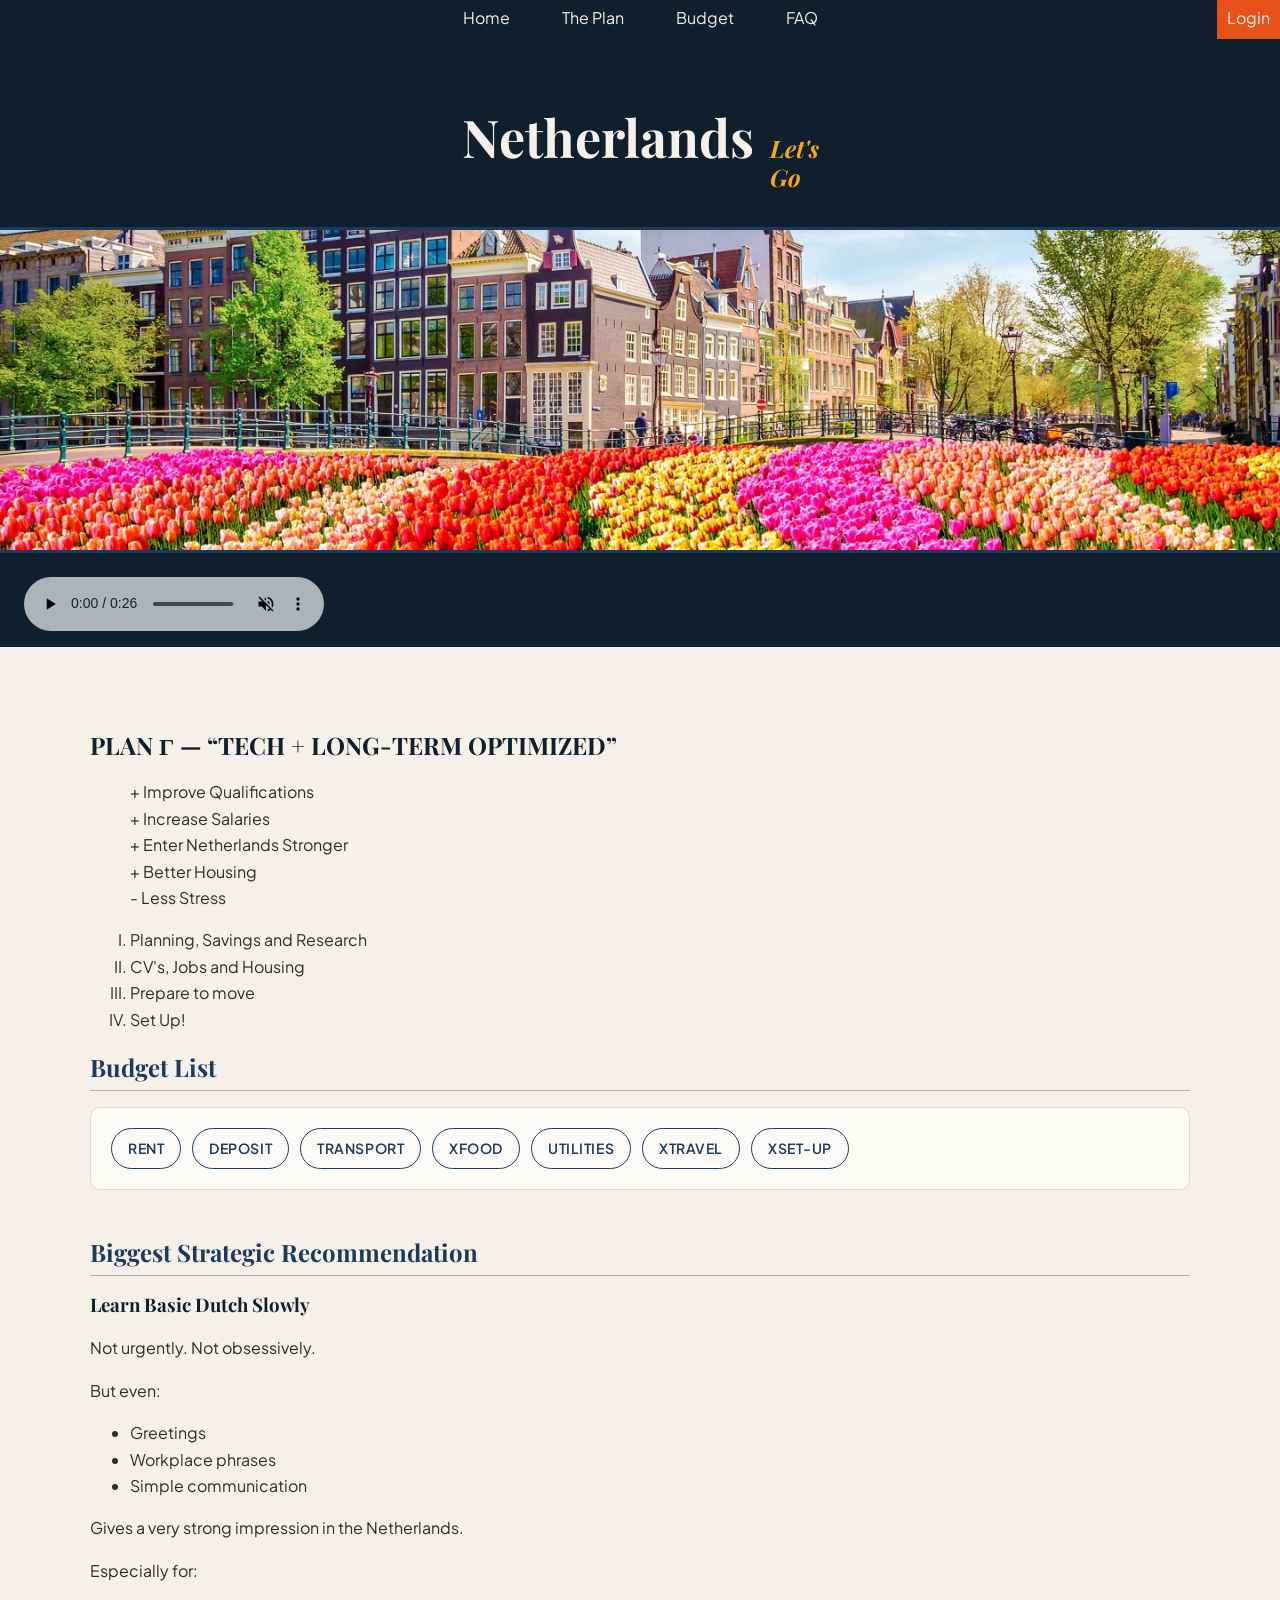
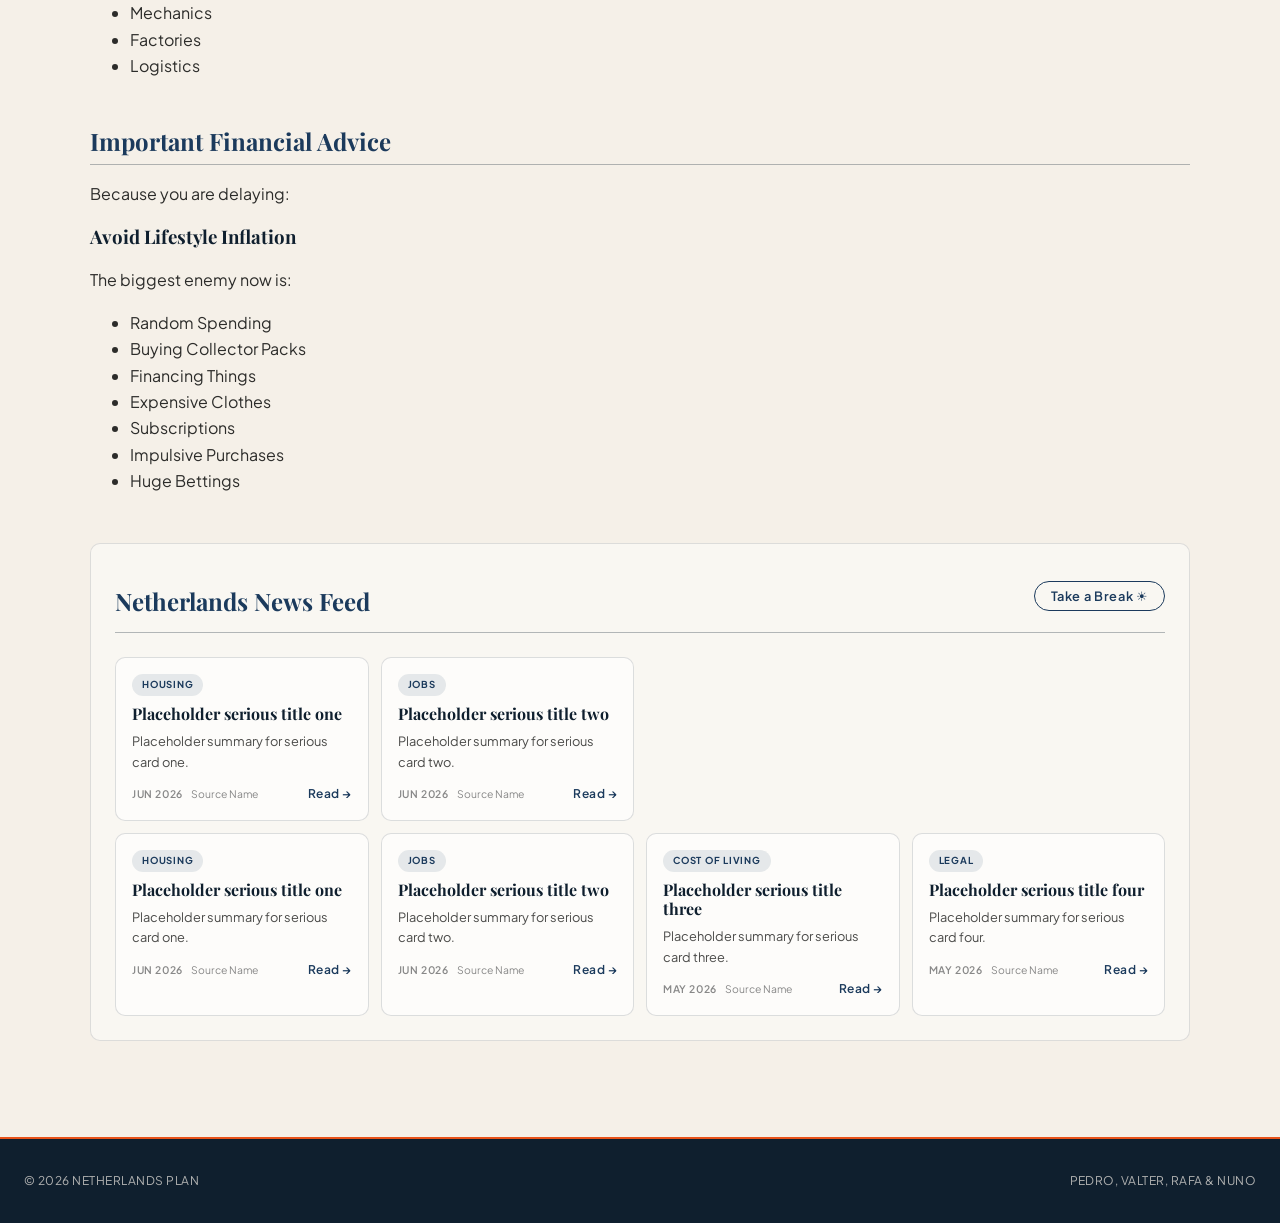
<file: index.html>
<!DOCTYPE html>
<html lang="en">
    <head>
        <meta charset="UTF-8">
        <meta name="viewport" content="width=device-width, initial-scale=1.0">
        <meta name="Author" content="Pedro F C Simões">
        <title>Netherlands Plan</title>
        <link rel="stylesheet" href="css/style.css">
    </head>
    <body>
        <nav>
            <ul>
                <li><a href="index.html">Home</a></li>
                <li><a href="pages/plan.html">The Plan</a></li>
                <li><a href="pages/budget.html">Budget</a></li>
                <li><a href="pages/faq.html">FAQ</a></li>
                <li class="login-button"><a href="pages/login.html">Login</a></li>
            </ul>
        </nav>
        <header>
            <div class="title">
                <h1>Netherlands</h1>
                <h2 id="letsgo">Let's<br>Go</h2>
            </div>
            <img id="tulipsimg" src="assets/Tulips-Amsterdam.avif" alt="Netherlands' camp of flowers" role="presentation">
            <audio muted controls>
                <source src="assets/netherlands_national_anthem_intro.m4a" type="audio/m4a">
                <source src="assets/netherlands_national_anthem_intro.mp3" type="audio/mp3"> 
                Audio element not supported by your browser
            </audio>
        </header>
        <main>
            <h2>PLAN Γ — “TECH + LONG-TERM OPTIMIZED”</h2>
            <ul style="list-style-type: none;">
                <li>+ Improve Qualifications</li>
                <li>+ Increase Salaries</li>
                <li>+ Enter Netherlands Stronger</li>
                <li>+ Better Housing</li>
                <li>- Less Stress</li>
            </ul>
            <ol type="I">
                <li>Planning, Savings and Research</li>
                <li>CV's, Jobs and Housing</li>
                <li>Prepare to move</li>
                <li>Set Up!</li>
            </ol>
            <section>
                <h2>Budget List</h2>
                <ul class="budget">
                    <li>Rent</li>
                    <li>Deposit</li>
                    <li>Transport</li>
                    <li>xFood</li>
                    <li>Utilities</li>
                    <li>xTravel</li>
                    <li>xSet-Up</li>
                </ul>
            </section>
            
            <section>
                <h2>Biggest Strategic Recommendation</h2>
                <h3>Learn Basic Dutch Slowly</h3>
                <p>Not urgently. Not obsessively.</p>
                <p>But even:</p>
                <ul>
                    <li>Greetings</li>
                    <li>Workplace phrases</li>
                    <li>Simple communication</li>
                </ul>
                <p>Gives a very strong impression in the Netherlands.</p>
                <p>Especially for:</p>
                <ul>
                    <li>Mechanics</li>
                    <li>Factories</li>
                    <li>Logistics</li>
                </ul>
            </section>
            <section>
                <h2>Important Financial Advice</h2>
                <p>Because you are delaying:</p>
                <h3>Avoid Lifestyle Inflation</h3>
                <p>The biggest enemy now is:</p>
                <ul>
                    <li>Random Spending</li>
                    <li>Buying Collector Packs</li>
                    <li>Financing Things</li>
                    <li>Expensive Clothes</li>
                    <li>Subscriptions</li>
                    <li>Impulsive Purchases</li>
                    <li>Huge Bettings</li>
                </ul>
            </section>

            <section class="news-feed">
                <div class="news-feed-header">
                    <h2>Netherlands News Feed</h2>
                    <button id="news-toggle">Take a Break ☀</button>
                </div>
                <div id="news-serious" class="news-wrapper">
                    <div class="news-pinned">
                        <!-- pinned cards injected by JS -->
                         <article class="news-card">
                            <span class="news-tag">Housing</span>
                            <h3>Placeholder serious title one</h3>
                            <p>Placeholder summary for serious card one.</p>
                            <footer class="news-card-footer">
                                <span class="news-date">Jun 2026</span>
                                <span class="news-source">Source Name</span>
                                <a class="news-link" href="#">Read →</a>
                            </footer>
                        </article>
                        <article class="news-card">
                            <span class="news-tag">Jobs</span>
                            <h3>Placeholder serious title two</h3>
                            <p>Placeholder summary for serious card two.</p>
                            <footer class="news-card-footer">
                                <span class="news-date">Jun 2026</span>
                                <span class="news-source">Source Name</span>
                                <a class="news-link" href="#">Read →</a>
                            </footer>
                        </article>
                    </div>
                    <div class="news-grid">
                        <article class="news-card">
                            <span class="news-tag">Housing</span>
                            <h3>Placeholder serious title one</h3>
                            <p>Placeholder summary for serious card one.</p>
                            <footer class="news-card-footer">
                                <span class="news-date">Jun 2026</span>
                                <span class="news-source">Source Name</span>
                                <a class="news-link" href="#">Read →</a>
                            </footer>
                        </article>
                        <article class="news-card">
                            <span class="news-tag">Jobs</span>
                            <h3>Placeholder serious title two</h3>
                            <p>Placeholder summary for serious card two.</p>
                            <footer class="news-card-footer">
                                <span class="news-date">Jun 2026</span>
                                <span class="news-source">Source Name</span>
                                <a class="news-link" href="#">Read →</a>
                            </footer>
                        </article>
                        <article class="news-card">
                            <span class="news-tag">Cost of Living</span>
                            <h3>Placeholder serious title three</h3>
                            <p>Placeholder summary for serious card three.</p>
                            <footer class="news-card-footer">
                                <span class="news-date">May 2026</span>
                                <span class="news-source">Source Name</span>
                                <a class="news-link" href="#">Read →</a>
                            </footer>
                        </article>
                        <article class="news-card">
                            <span class="news-tag">Legal</span>
                            <h3>Placeholder serious title four</h3>
                            <p>Placeholder summary for serious card four.</p>
                            <footer class="news-card-footer">
                                <span class="news-date">May 2026</span>
                                <span class="news-source">Source Name</span>
                                <a class="news-link" href="#">Read →</a>
                            </footer>
                        </article>
                        <!--
                        <article class="news-card">
                            <span class="news-tag">Jobs</span>
                            <h3>Placeholder serious title five</h3>
                            <p>Placeholder summary for serious card five.</p>
                            <footer class="news-card-footer">
                                <span class="news-date">May 2026</span>
                                <span class="news-source">Source Name</span>
                                <a class="news-link" href="#">Read →</a>
                            </footer>
                        </article>
                        <article class="news-card">
                            <span class="news-tag">Housing</span>
                            <h3>Placeholder serious title six</h3>
                            <p>Placeholder summary for serious card six.</p>
                            <footer class="news-card-footer">
                                <span class="news-date">May 2026</span>
                                <span class="news-source">Source Name</span>
                                <a class="news-link" href="#">Read →</a>
                            </footer>
                        </article>
                        <article class="news-card">
                            <span class="news-tag">Transport</span>
                            <h3>Placeholder serious title seven</h3>
                            <p>Placeholder summary for serious card seven.</p>
                            <footer class="news-card-footer">
                                <span class="news-date">May 2026</span>
                                <span class="news-source">Source Name</span>
                                <a class="news-link" href="#">Read →</a>
                            </footer>
                        </article>
                        <article class="news-card">
                            <span class="news-tag">Legal</span>
                            <h3>Placeholder serious title eight</h3>
                            <p>Placeholder summary for serious card eight.</p>
                            <footer class="news-card-footer">
                                <span class="news-date">May 2026</span>
                                <span class="news-source">Source Name</span>
                                <a class="news-link" href="#">Read →</a>
                            </footer>
                        </article>
                        -->
                    </div>
                </div>
                <div id="news-unserious" class="news-wrapper news-wrapper--hidden">
                    <div class="news-pinned">
                        <!-- pinned cards injected by JS -->
                    </div>
                    <div class="news-grid">
                        <article class="news-card">
                            <span class="news-tag">Housing</span>
                            <h3>Local Portuguese Group Discovers Dutch Rent Prices</h3>
                            <p>
                                Sources confirm morale dropped instantly after opening the first
                                apartment listing in Rotterdam. Emergency Lidl meal planning has begun.
                            </p>
                            <footer class="news-card-footer">
                                <span class="news-date">Jun 2026</span>
                                <span class="news-source">My voices</span>
                                <a class="news-link" href="#">Read →</a>
                            </footer>
                        </article>
                        <article class="news-card">
                            <span class="news-tag">Food</span>
                            <h3>Placeholder unserious title two</h3>
                            <p>Placeholder summary for unserious card two.</p>
                            <footer class="news-card-footer">
                                <span class="news-date">Jun 2026</span>
                                <span class="news-source">Source Name</span>
                                <a class="news-link" href="#">Read →</a>
                            </footer>
                        </article>
                        <article class="news-card">
                            <span class="news-tag">Culture</span>
                            <h3>Placeholder unserious title three</h3>
                            <p>Placeholder summary for unserious card three.</p>
                            <footer class="news-card-footer">
                                <span class="news-date">May 2026</span>
                                <span class="news-source">Source Name</span>
                                <a class="news-link" href="#">Read →</a>
                            </footer>
                        </article>
                        <article class="news-card">
                            <span class="news-tag">Expat Life</span>
                            <h3>Placeholder unserious title four</h3>
                            <p>Placeholder summary for unserious card four.</p>
                            <footer class="news-card-footer">
                                <span class="news-date">May 2026</span>
                                <span class="news-source">Source Name</span>
                                <a class="news-link" href="#">Read →</a>
                            </footer>
                        </article>
                        <!--
                        <article class="news-card">
                            <span class="news-tag">Food</span>
                            <h3>Placeholder unserious title five</h3>
                            <p>Placeholder summary for unserious card five.</p>
                            <footer class="news-card-footer">
                                <span class="news-date">May 2026</span>
                                <span class="news-source">Source Name</span>
                                <a class="news-link" href="#">Read →</a>
                            </footer>
                        </article>
                        <article class="news-card">
                            <span class="news-tag">Dutch Quirks</span>
                            <h3>Placeholder unserious title six</h3>
                            <p>Placeholder summary for unserious card six.</p>
                            <footer class="news-card-footer">
                                <span class="news-date">May 2026</span>
                                <span class="news-source">Source Name</span>
                                <a class="news-link" href="#">Read →</a>
                            </footer>
                        </article>
                        <article class="news-card">
                            <span class="news-tag">Expat Life</span>
                            <h3>Placeholder unserious title seven</h3>
                            <p>Placeholder summary for unserious card seven.</p>
                            <footer class="news-card-footer">
                                <span class="news-date">May 2026</span>
                                <span class="news-source">Source Name</span>
                                <a class="news-link" href="#">Read →</a>
                            </footer>
                        </article>
                        <article class="news-card">
                            <span class="news-tag">Expat Life</span>
                            <h3>Placeholder unserious title eight</h3>
                            <p>Placeholder summary for unserious card eight.</p>
                            <footer class="news-card-footer">
                                <span class="news-date">May 2026</span>
                                <span class="news-source">Source Name</span>
                                <a class="news-link" href="#">Read →</a>
                            </footer>
                        </article>
                        -->
                    </div>
                </div>
            </section>

        </main>
        <footer class="footer">
             <p>&copy 2026 Netherlands Plan</p>
             <p>Pedro, Valter, Rafa & Nuno</p>
        </footer>
        <script src="js/script.js"></script>
    </body>
</html>
</file>
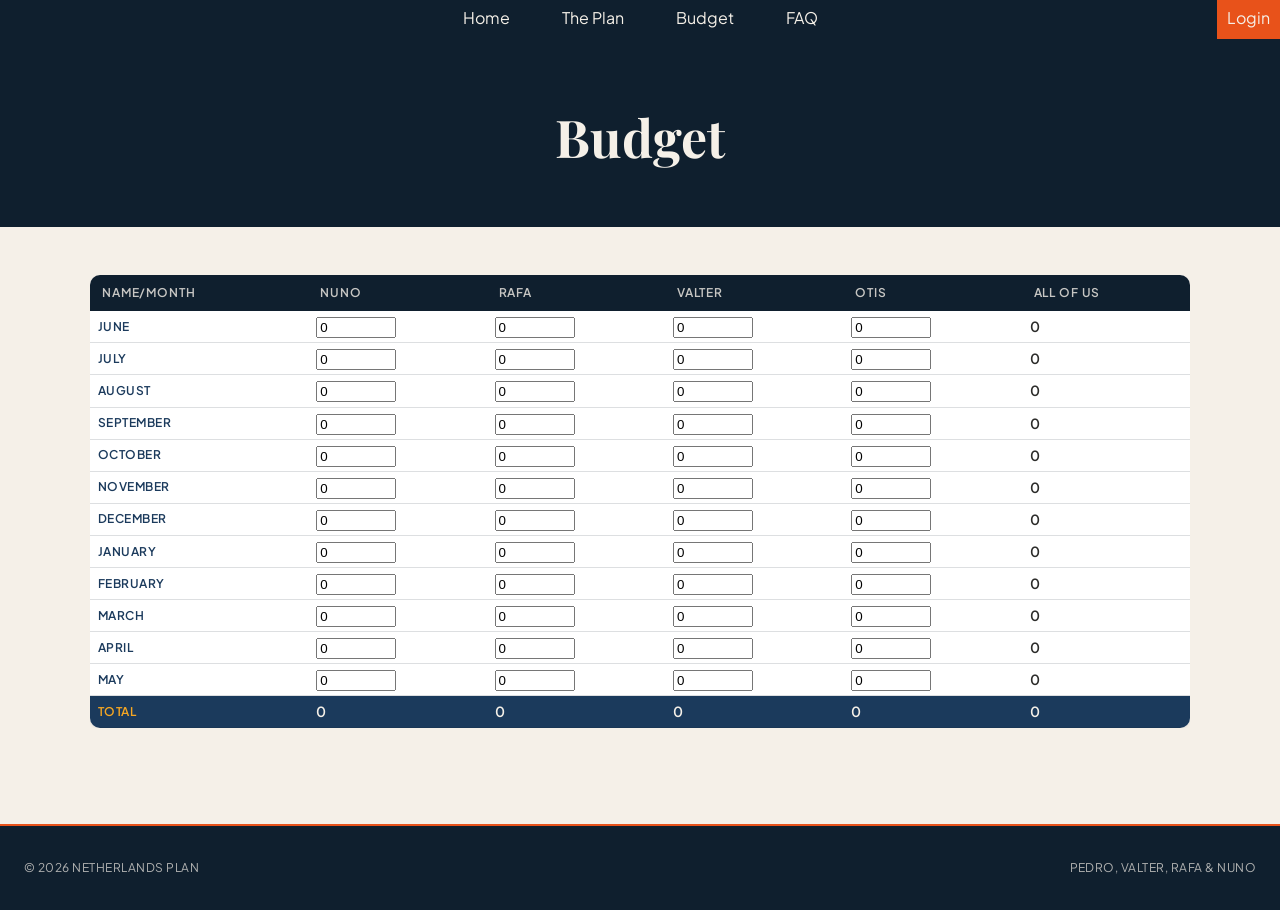
<file: pages/budget.html>
<!DOCTYPE html>
<html lang="en">
    <head>
        <meta charset="UTF-8">
        <meta name="viewport" content="width=device-width, initial-scale=1.0">
        <meta name="Author" content="Pedro F C Simões">
        <title>Budget — Netherlands Plan</title>
        <link rel="stylesheet" href="../css/style.css">
        <link rel="stylesheet" href="../css/budget.css">
    </head>
    <body>
        <nav>
            <ul>
                <li><a href="../index.html">Home</a></li>
                <li><a href="plan.html">The Plan</a></li>
                <li><a href="budget.html">Budget</a></li>
                <li><a href="faq.html">FAQ</a></li>
                <li class="login-button"><a href="login.html">Login</a></li>
            </ul>
        </nav>
        <header>
            <div class="title">
                <h1>Budget</h1>
            </div>
        </header>
        <main>
            <section class="table-wrapper">
                <table>
                    <thead>
                        <tr>
                            <th>Name/Month</th>
                            <th>Nuno</th>
                            <th>Rafa</th>
                            <th>Valter</th>
                            <th>Otis</th>
                            <th>All of Us</th>
                        </tr>
                    </thead>
                    <tbody class="budget-counter">
                        <tr>
                            <td>June</td>
                            <td><input type="number" value="0"></td>
                            <td><input type="number" value="0"></td>
                            <td><input type="number" value="0"></td>
                            <td><input type="number" value="0"></td>
                            <td class="row-total">0</td>
                        </tr>
                        <tr>
                            <td>July</td>
                            <td><input type="number" value="0"></td>
                            <td><input type="number" value="0"></td>
                            <td><input type="number" value="0"></td>
                            <td><input type="number" value="0"></td>
                            <td class="row-total">0</td>
                        </tr>
                        <tr>
                            <td>August</td>
                            <td><input type="number" value="0"></td>
                            <td><input type="number" value="0"></td>
                            <td><input type="number" value="0"></td>
                            <td><input type="number" value="0"></td>
                            <td class="row-total">0</td>
                        </tr>
                        <tr>
                            <td>September</td>
                            <td><input type="number" value="0"></td>
                            <td><input type="number" value="0"></td>
                            <td><input type="number" value="0"></td>
                            <td><input type="number" value="0"></td>
                            <td class="row-total">0</td>
                        </tr>
                        <tr>
                            <td>October</td>
                            <td><input type="number" value="0"></td>
                            <td><input type="number" value="0"></td>
                            <td><input type="number" value="0"></td>
                            <td><input type="number" value="0"></td>
                            <td class="row-total">0</td>
                        </tr>
                        <tr>
                            <td>November</td>
                            <td><input type="number" value="0"></td>
                            <td><input type="number" value="0"></td>
                            <td><input type="number" value="0"></td>
                            <td><input type="number" value="0"></td>
                            <td class="row-total">0</td>
                        </tr>
                        <tr>
                            <td>December</td>
                            <td><input type="number" value="0"></td>
                            <td><input type="number" value="0"></td>
                            <td><input type="number" value="0"></td>
                            <td><input type="number" value="0"></td>
                            <td class="row-total">0</td>
                        </tr>
                        <tr>
                            <td>January</td>
                            <td><input type="number" value="0"></td>
                            <td><input type="number" value="0"></td>
                            <td><input type="number" value="0"></td>
                            <td><input type="number" value="0"></td>
                            <td class="row-total">0</td>
                        </tr>
                        <tr>
                            <td>February</td>
                            <td><input type="number" value="0"></td>
                            <td><input type="number" value="0"></td>
                            <td><input type="number" value="0"></td>
                            <td><input type="number" value="0"></td>
                            <td class="row-total">0</td>
                        </tr>
                        <tr>
                            <td>March</td>
                            <td><input type="number" value="0"></td>
                            <td><input type="number" value="0"></td>
                            <td><input type="number" value="0"></td>
                            <td><input type="number" value="0"></td>
                            <td class="row-total">0</td>
                        </tr>
                        <tr>
                            <td>April</td>
                            <td><input type="number" value="0"></td>
                            <td><input type="number" value="0"></td>
                            <td><input type="number" value="0"></td>
                            <td><input type="number" value="0"></td>
                            <td class="row-total">0</td>
                        </tr>
                        <tr>
                            <td>May</td>
                            <td><input type="number" value="0"></td>
                            <td><input type="number" value="0"></td>
                            <td><input type="number" value="0"></td>
                            <td><input type="number" value="0"></td>
                            <td class="row-total">0</td>
                        </tr>
                        <tr class="budget_total">
                            <td>Total</td>
                            <td>0</td>
                            <td>0</td>
                            <td>0</td>
                            <td>0</td>
                            <td class="row-total">0</td>
                        </tr>
                    </tbody>
                </table>
            </section>
        </main>
        <footer class="footer">
            <p>&copy 2026 Netherlands Plan</p>
            <p>Pedro, Valter, Rafa & Nuno</p>
        </footer>
        <script src="../js/script.js"></script>
    </body>
</html>
</file>
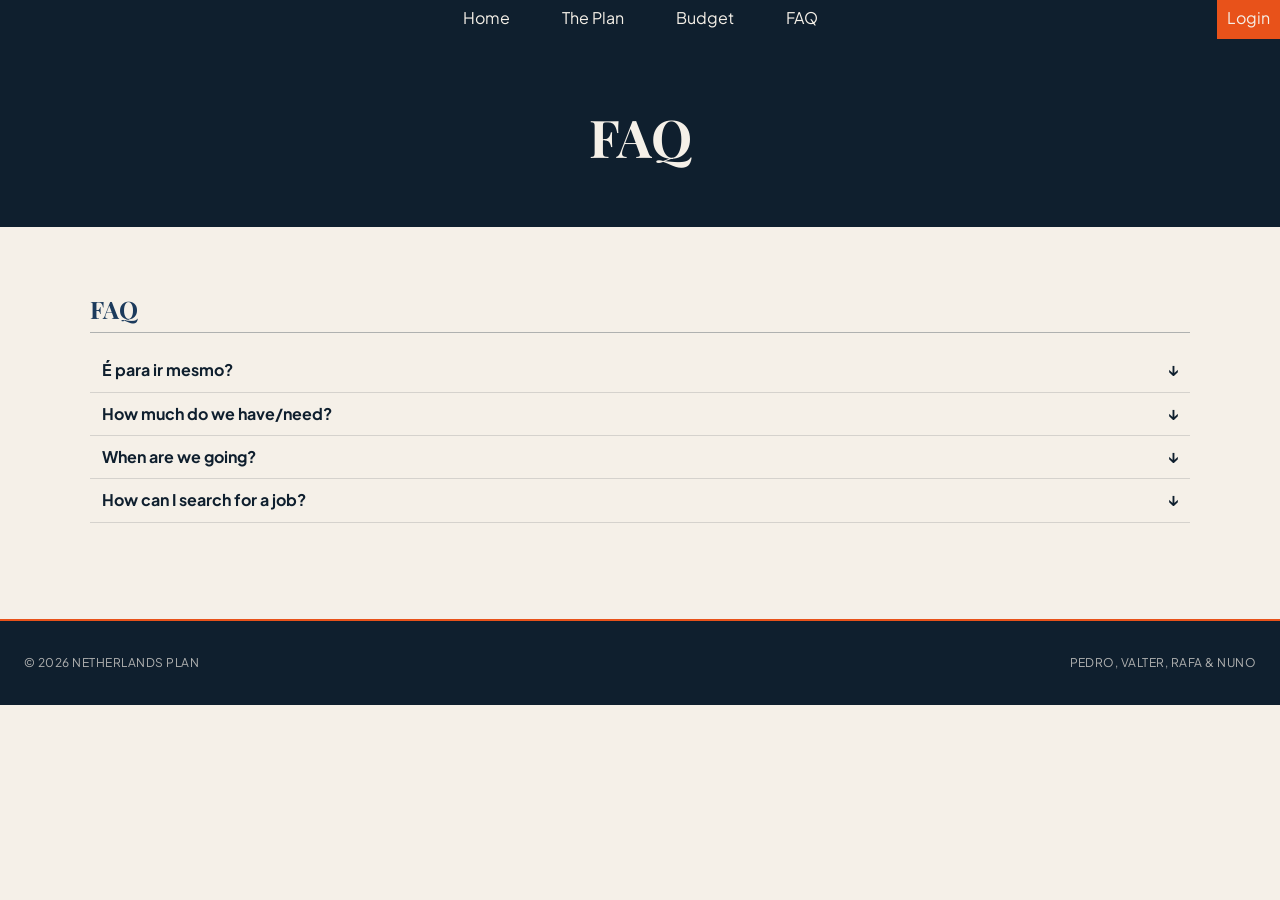
<file: pages/faq.html>
<!DOCTYPE html>
<html lang="en">
    <head>
        <meta charset="UTF-8">
        <meta name="viewport" content="width=device-width, initial-scale=1.0">
        <meta name="Author" content="Pedro F C Simões">
        <title>FAQ — Netherlands Plan</title>
        <link rel="stylesheet" href="../css/style.css">
        <link rel="stylesheet" href="../css/faq.css">
    </head>
    <body>
        <nav>
            <ul>
                <li><a href="../index.html">Home</a></li>
                <li><a href="plan.html">The Plan</a></li>
                <li><a href="budget.html">Budget</a></li>
                <li><a href="faq.html">FAQ</a></li>
                <li class="login-button"><a href="login.html">Login</a></li>
            </ul>
        </nav>
        <header>
            <div class="title">
                <h1>FAQ</h1>
            </div>
        </header>
        <main>
            <section>
                <h2>FAQ</h2>
                <dl class="faq">
                    <dt role="button" tabindex="0">É para ir mesmo?<span class="faq-arrow" aria-hidden="true">&nbsp;</span></dt>
                    <dd>Boraaaaaaaa!</dd>
                    <dt role="button" tabindex="0">How much do we have/need?<span class="faq-arrow" aria-hidden="true">&nbsp;</span></dt>
                    <dd>You can check how much we saved/need in <a href="../pages/budget.html">Budget</a>!</dd>
                    <dt role="button" tabindex="0">When are we going?<span class="faq-arrow" aria-hidden="true">&nbsp;</span></dt>
                    <dd>TBA</dd>
                    <dt role="button" tabindex="0">How can I search for a job?<span class="faq-arrow" aria-hidden="true">&nbsp;</span></dt>
                    <dd>
                        <p>These are the core platforms in the Netherlands:</p>
                        <ul>
                            <li><a href="https://www.linkedin.com/job">LinkedIn Jobs</a></li>
                            <li><a href="https://nl.indeed.com/">Indeed Netherlands</a></li>
                            <li><a href="https://www.iamexpat.nl/career/jobs-netherlands">I am Expat Jobs</a></li>
                            <li><a href="https://undutchables.nl/">Undutchables</a></li>
                            <li><a href="https://www.glassdoor.nl">Glassdoor Netherlands</a></li>
                        </ul>
                        <p>
                            For Valter, applying directy to companies is a good strategy, try Werk.nl (UWV official job portal), 
                            Randstad Technical (engineering + industry), Tempo-Team Technical, OTTO Work Force (industrial placements), 
                            VDL Groep Careers, DAF Trucks Careers and ASML Careers.</p>
                        <p>
                            For Nuno, in complement to agencies these can be helpfull: ASML Jobs (huge target in Eindhoven), 
                            Philips Careers, VDL Groep, Randstad Technical Jobs, YoungCapital.</p>
                        <p>
                            For Rafa agencies will be a hit, but you have the options of these as well: Tempo-Team Logistics, 
                            OTTO Work Force Logistics, Carrière Uitzendbureau, Albert Heijn Careers, Coolblue Jobs.</p>
                        <p>
                            Lastly for Otis you have the extra resorces of Stack Overflow Jobs, Iamexpat Tech Jobs, AngelList and Wellfound</p>
                    </dd>
                </dl>
            </section>
        </main>
        <footer class="footer">
            <p>&copy 2026 Netherlands Plan</p>
            <p>Pedro, Valter, Rafa & Nuno</p>
        </footer>
        <script src="../js/script.js"></script>
    </body>
</html>
</file>
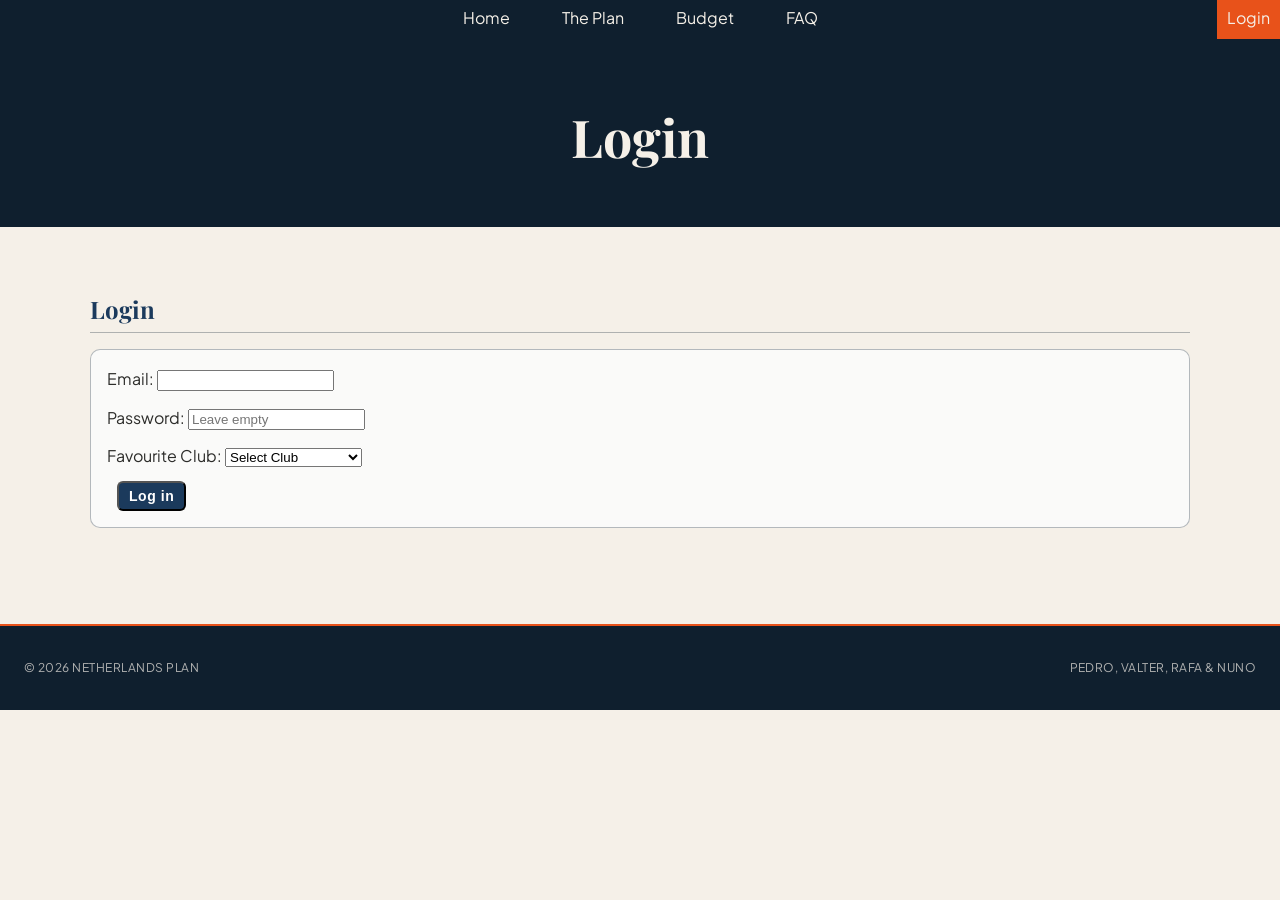
<file: pages/login.html>
<!DOCTYPE html>
<html lang="en">
    <head>
        <meta charset="UTF-8">
        <meta name="viewport" content="width=device-width, initial-scale=1.0">
        <meta name="Author" content="Pedro F C Simões">
        <title>Login — Netherlands Plan</title>
        <link rel="stylesheet" href="../css/style.css">
        <link rel="stylesheet" href="../css/login.css">
    </head>
    <body>
        <nav>
            <ul>
                <li><a href="../index.html">Home</a></li>
                <li><a href="plan.html">The Plan</a></li>
                <li><a href="budget.html">Budget</a></li>
                <li><a href="faq.html">FAQ</a></li>
                <li class="login-button"><a href="login.html">Login</a></li>
            </ul>
        </nav>
        <header>
            <div class="title">
                <h1>Login</h1>
            </div>
        </header>
        <main>
            <section class="login-form">
                <h2>Login</h2>
                <form action="/submit" method="post">
                    <div>
                        <label for="email">Email:</label>
                        <input id="email" name="email" type="email" required>
                    </div>
                    <div>
                        <label for="pass">Password:</label>
                        <input id="pass" name="pass" type="password" placeholder="Leave empty" maxlength="0">
                    </div>
                    <div>
                        <label for="club">Favourite Club:</label>
                        <select id="club" name="club" required>
                            <option value="select club">Select Club</option>
                            <option value="arsenal">Arsenal</option>
                            <option value="manchester city">Manchester City</option>
                            <option value="manchester united">Manchester United</option>
                            <option value="fc barcelona">FC Barcelona</option>
                            <option value="real madrid">Real Madrid</option>
                            <option value="atletico madrid">Atletico Madrid</option>
                            <option value="fc bayern munich">FC Bayern Munich</option>
                            <option value="borussia dortmund">Borussia Dortmund</option>
                            <option value="rb leipzig">RB Leipzig</option>
                            <option value="inter milan">Inter Milan</option>
                            <option value="ssc napoli">SSC Napoli</option>
                            <option value="ac milan">AC Milan</option>
                            <option value="fc porto">FC Porto</option>
                            <option value="sporting cp">Sporting CP</option>
                            <option value="">SL Benfica</option>
                        </select>
                    </div>
                    
                    <button type="submit">Log in</button>
                </form>
            </section>
        </main>
        <footer class="footer">
            <p>&copy 2026 Netherlands Plan</p>
            <p>Pedro, Valter, Rafa & Nuno</p>
        </footer>
        <script src="../js/script.js"></script>
    </body>
</html>
</file>
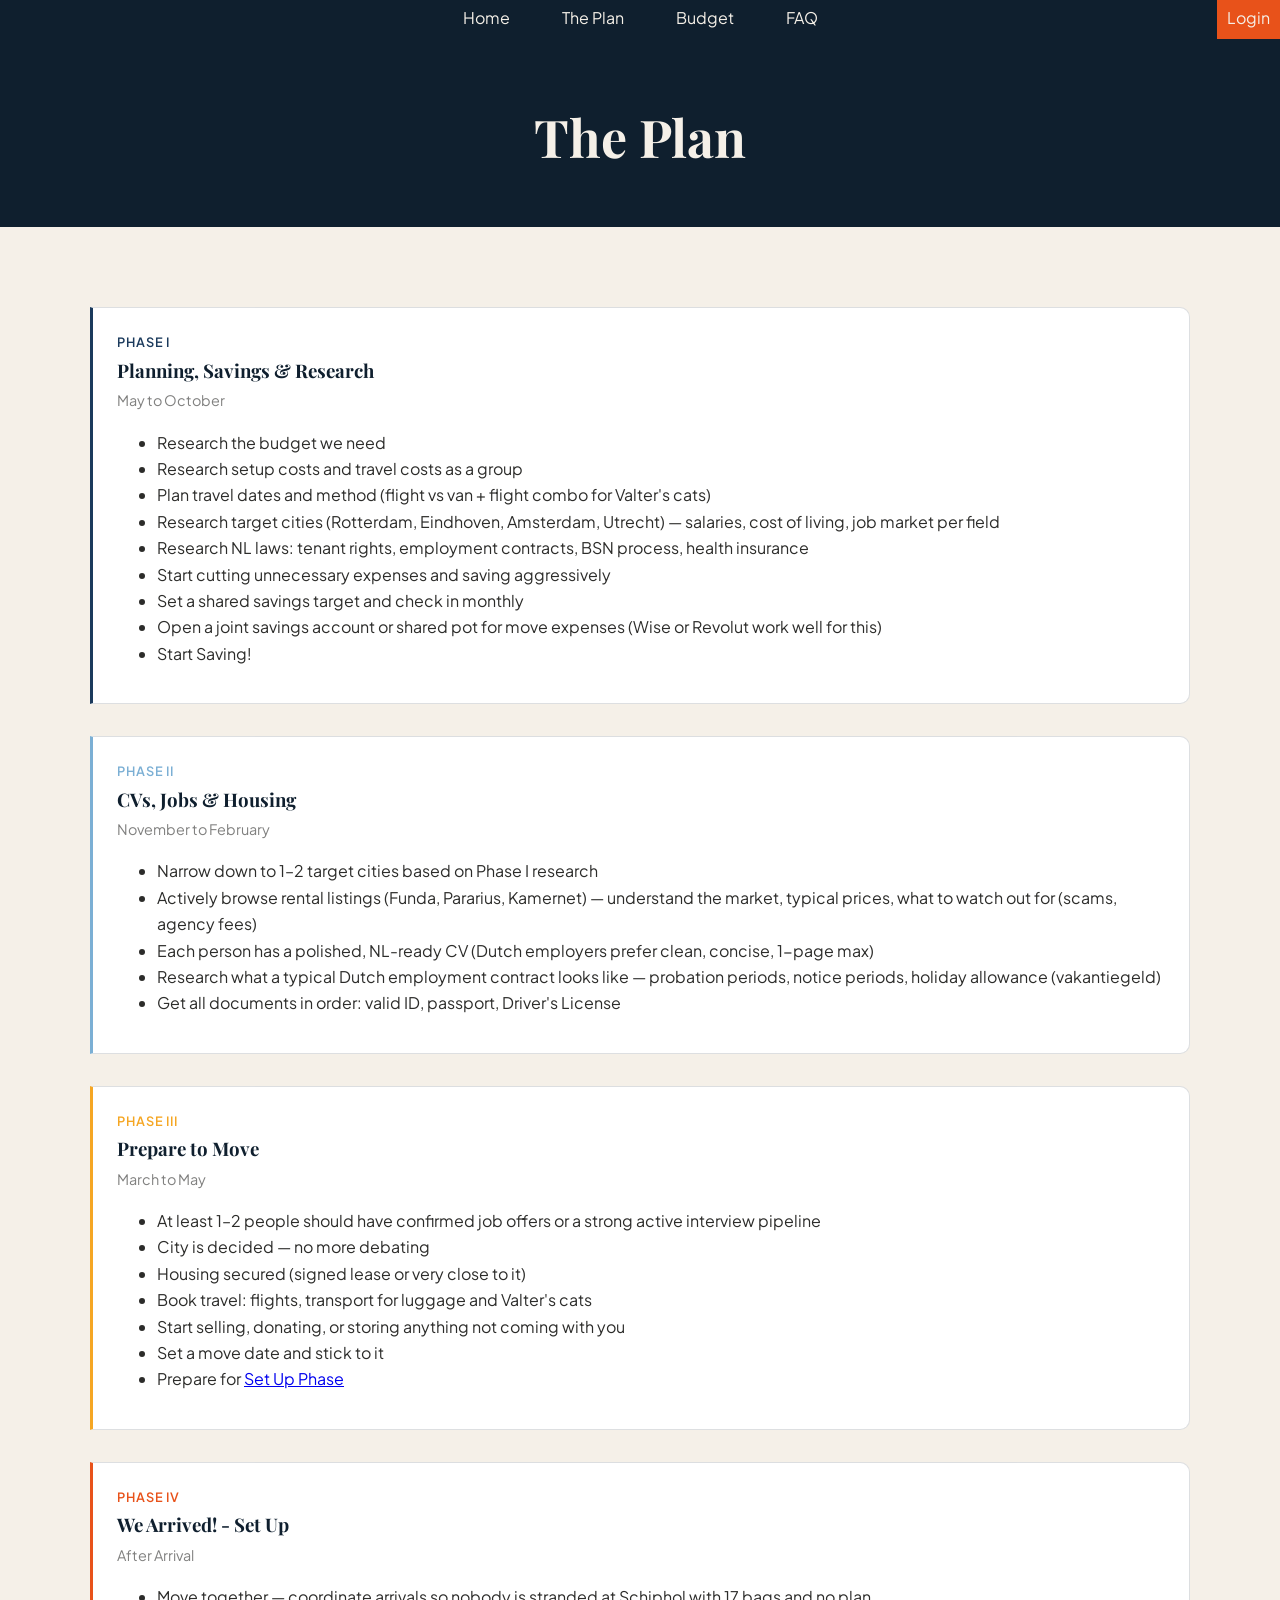
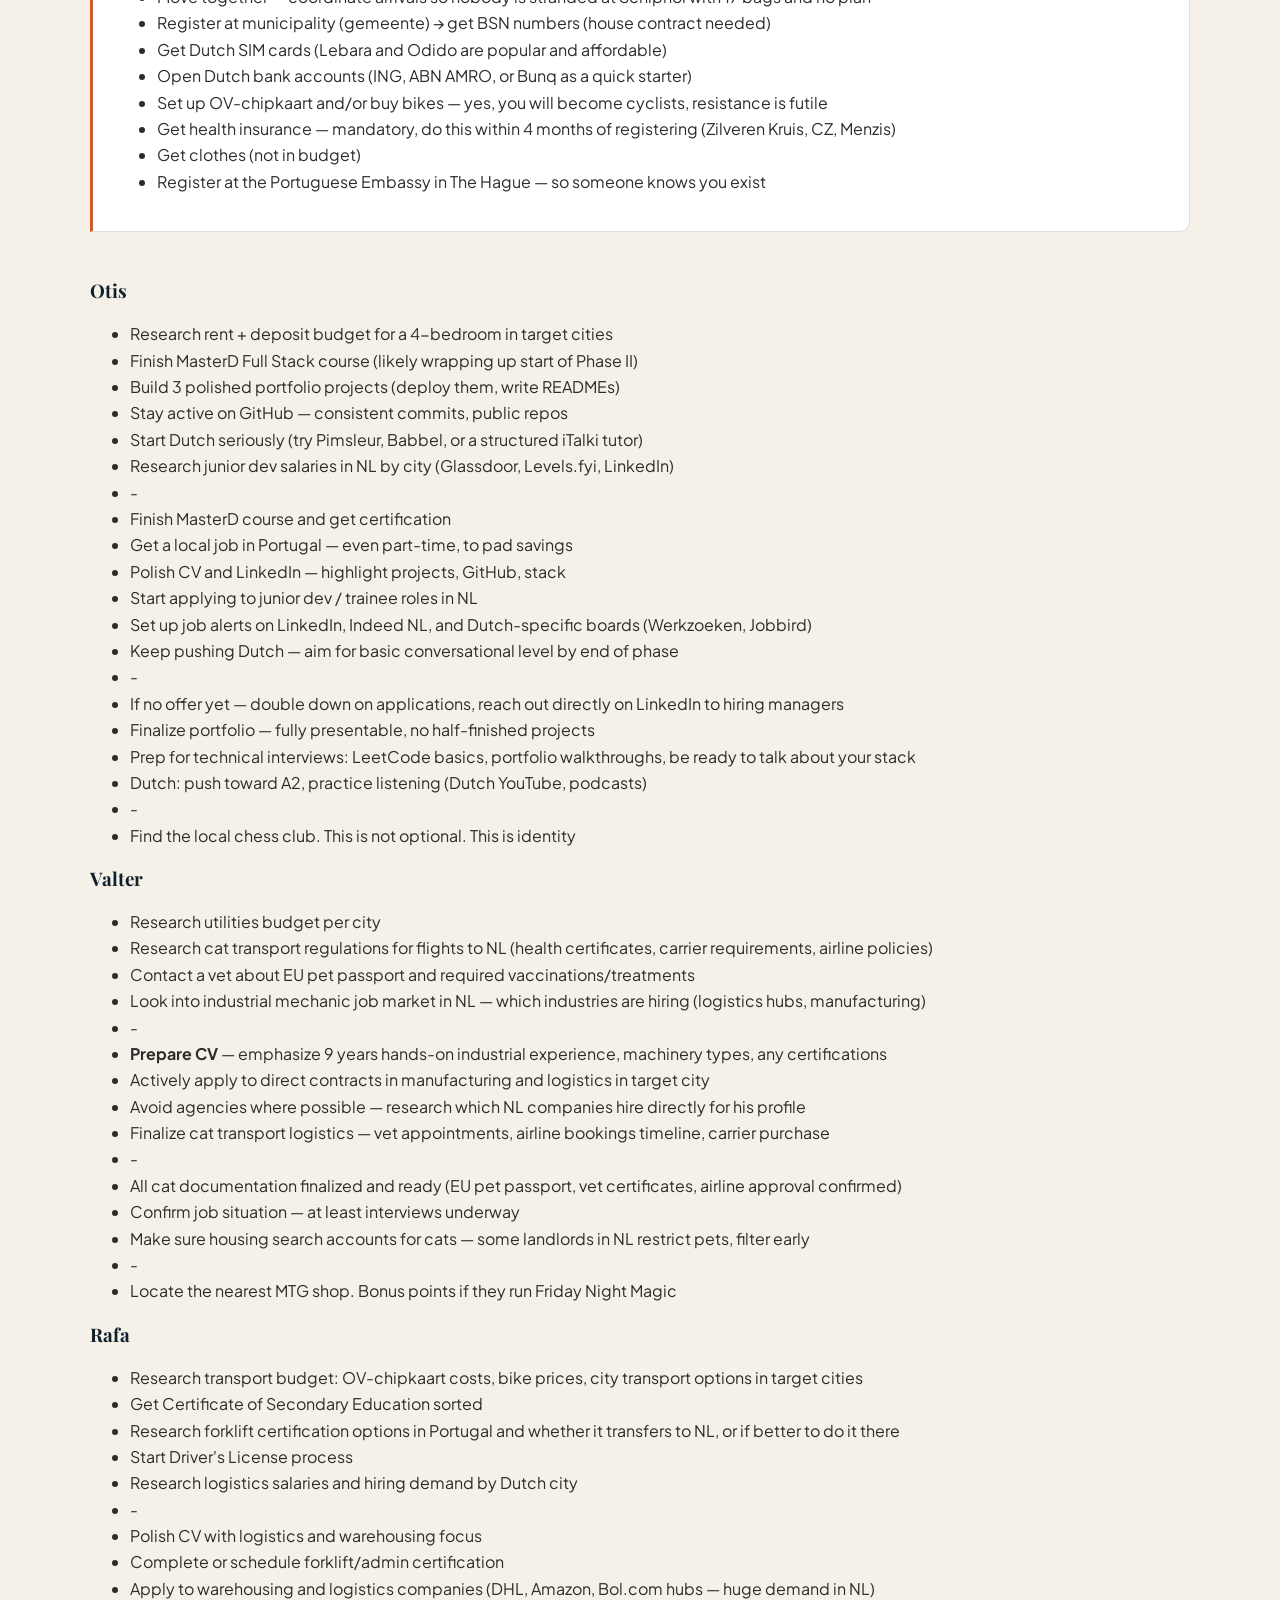
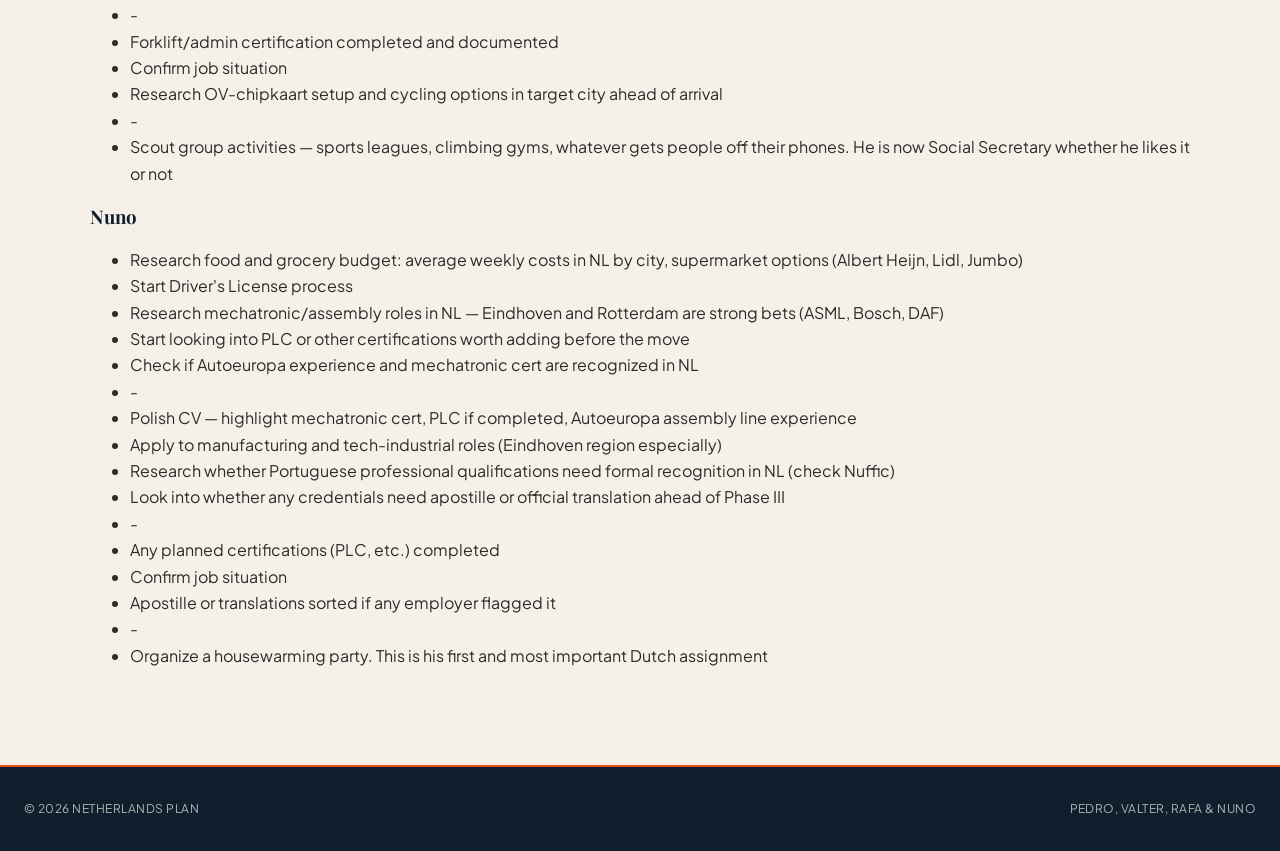
<file: pages/plan.html>
<!DOCTYPE html>
<html lang="en">
    <head>
        <meta charset="UTF-8">
        <meta name="viewport" content="width=device-width, initial-scale=1.0">
        <meta name="Author" content="Pedro F C Simões">
        <title>The Plan — Netherlands Plan</title>
        <link rel="stylesheet" href="../css/style.css">
        <link rel="stylesheet" href="../css/plan.css">
    </head>
    <body>
        <nav>
            <ul>
                <li><a href="../index.html">Home</a></li>
                <li><a href="plan.html">The Plan</a></li>
                <li><a href="budget.html">Budget</a></li>
                <li><a href="faq.html">FAQ</a></li>
                <li class="login-button"><a href="login.html">Login</a></li>
            </ul>
        </nav>
        <header>
            <div class="title">
                <h1>The Plan</h1>
            </div>
        </header>
        <main>
            <section class="phases">
                <div class="phase-card" style="--accent: #1B3A5C" data-phase="1">
                    <span class="phase-number">Phase I</span>
                    <h3 class="phase-title">Planning, Savings & Research</h3>
                    <span class="phase-date">May to October</span>
                    <ul>
                        <li>Research the budget we need</li>
                        <li>Research setup costs and travel costs as a group</li>
                        <li>Plan travel dates and method (flight vs van + flight combo for Valter's cats)</li>
                        <li>Research target cities (Rotterdam, Eindhoven, Amsterdam, Utrecht) — salaries, cost of living, job market per field</li>
                        <li>Research NL laws: tenant rights, employment contracts, BSN process, health insurance</li>
                        <li>Start cutting unnecessary expenses and saving aggressively</li>
                        <li>Set a shared savings target and check in monthly</li>
                        <li>Open a joint savings account or shared pot for move expenses (Wise or Revolut work well for this)</li>
                        <li>Start Saving!</li>
                    </ul>
                </div>
                <div class="phase-card" style="--accent: #7BAFD4" data-phase="2">
                    <span class="phase-number">Phase II</span>
                    <h3 class="phase-title">CVs, Jobs & Housing</h3>
                    <span class="phase-date">November to February</span>
                    <ul>
                        <li>Narrow down to 1–2 target cities based on Phase I research</li>
                        <li>Actively browse rental listings (Funda, Pararius, Kamernet) — understand the market, typical prices, what to watch out for (scams, agency fees)</li>
                        <li>Each person has a polished, NL-ready CV (Dutch employers prefer clean, concise, 1-page max)</li>
                        <li>Research what a typical Dutch employment contract looks like — probation periods, notice periods, holiday allowance (vakantiegeld)</li>
                        <li>Get all documents in order: valid ID, passport, Driver's License</li>
                    </ul>
                </div>
                <div class="phase-card" style="--accent: #F5A623" data-phase="3">
                    <span class="phase-number">Phase III</span>
                    <h3 class="phase-title">Prepare to Move</h3>
                    <span class="phase-date">March to May</span>
                    <ul>
                        <li>At least 1–2 people should have confirmed job offers or a strong active interview pipeline</li>
                        <li>City is decided — no more debating</li>
                        <li>Housing secured (signed lease or very close to it)</li>
                        <li>Book travel: flights, transport for luggage and Valter's cats</li>
                        <li>Start selling, donating, or storing anything not coming with you</li>
                        <li>Set a move date and stick to it</li>
                        <li>Prepare for <a href="#set_up">Set Up Phase</a></li>
                    </ul>
                </div>
                <div class="phase-card" style="--accent: #E8521A" data-phase="4">
                    <span class="phase-number">Phase IV</span>
                    <h3 id="set_up" class="phase-title">We Arrived! - Set Up</h3>
                    <span class="phase-date">After Arrival</span>
                    <ul>
                        <li>Move together — coordinate arrivals so nobody is stranded at Schiphol with 17 bags and no plan</li>
                        <li>Register at municipality (gemeente) → get BSN numbers (house contract needed)</li>
                        <li>Get Dutch SIM cards (Lebara and Odido are popular and affordable)</li>
                        <li>Open Dutch bank accounts (ING, ABN AMRO, or Bunq as a quick starter)</li>
                        <li>Set up OV-chipkaart and/or buy bikes — yes, you will become cyclists, resistance is futile</li>
                        <li>Get health insurance — mandatory, do this within 4 months of registering (Zilveren Kruis, CZ, Menzis)</li>
                        <li>Get clothes (not in budget)</li>
                        <li>Register at the Portuguese Embassy in The Hague — so someone knows you exist</li>
                    </ul>
                </div>
            </section>
            
            <section>
                <h3>Otis</h3>
                <ul>
                    <li>Research rent + deposit budget for a 4-bedroom in target cities</li>
                    <li>Finish MasterD Full Stack course (likely wrapping up start of Phase II)</li>
                    <li>Build 3 polished portfolio projects (deploy them, write READMEs)</li>
                    <li>Stay active on GitHub — consistent commits, public repos</li>
                    <li>Start Dutch seriously (try Pimsleur, Babbel, or a structured iTalki tutor)</li>
                    <li>Research junior dev salaries in NL by city (Glassdoor, Levels.fyi, LinkedIn)</li>
                    <li>-</li>
                    <li>Finish MasterD course and get certification</li>
                    <li>Get a local job in Portugal — even part-time, to pad savings</li>
                    <li>Polish CV and LinkedIn — highlight projects, GitHub, stack</li>
                    <li>Start applying to junior dev / trainee roles in NL</li>
                    <li>Set up job alerts on LinkedIn, Indeed NL, and Dutch-specific boards (Werkzoeken, Jobbird)</li>
                    <li>Keep pushing Dutch — aim for basic conversational level by end of phase</li>
                    <li>-</li>
                    <li>If no offer yet — double down on applications, reach out directly on LinkedIn to hiring managers</li>
                    <li>Finalize portfolio — fully presentable, no half-finished projects</li>
                    <li>Prep for technical interviews: LeetCode basics, portfolio walkthroughs, be ready to talk about your stack</li>
                    <li>Dutch: push toward A2, practice listening (Dutch YouTube, podcasts)</li>
                    <li>-</li>
                    <li>Find the local chess club. This is not optional. This is identity</li>
                </ul>
                <h3>Valter</h3>
                <ul>
                    <li>Research utilities budget per city</li>
                    <li>Research cat transport regulations for flights to NL (health certificates, carrier requirements, airline policies)</li>
                    <li>Contact a vet about EU pet passport and required vaccinations/treatments</li>
                    <li>Look into industrial mechanic job market in NL — which industries are hiring (logistics hubs, manufacturing)</li>
                    <li>-</li>
                    <li><strong>Prepare CV</strong> — emphasize 9 years hands-on industrial experience, machinery types, any certifications</li>
                    <li>Actively apply to direct contracts in manufacturing and logistics in target city</li>
                    <li>Avoid agencies where possible — research which NL companies hire directly for his profile</li>
                    <li>Finalize cat transport logistics — vet appointments, airline bookings timeline, carrier purchase</li>
                    <li>-</li>
                    <li>All cat documentation finalized and ready (EU pet passport, vet certificates, airline approval confirmed)</li>
                    <li>Confirm job situation — at least interviews underway</li>
                    <li>Make sure housing search accounts for cats — some landlords in NL restrict pets, filter early</li>
                    <li>-</li>
                    <li>Locate the nearest MTG shop. Bonus points if they run Friday Night Magic</li>
                </ul>
                <h3>Rafa</h3>
                <ul>
                    <li>Research transport budget: OV-chipkaart costs, bike prices, city transport options in target cities</li>
                    <li>Get Certificate of Secondary Education sorted</li>
                    <li>Research forklift certification options in Portugal and whether it transfers to NL, or if better to do it there</li>
                    <li>Start Driver's License process</li>
                    <li>Research logistics salaries and hiring demand by Dutch city</li>
                    <li>-</li>
                    <li>Polish CV with logistics and warehousing focus</li>
                    <li>Complete or schedule forklift/admin certification</li>
                    <li>Apply to warehousing and logistics companies (DHL, Amazon, Bol.com hubs — huge demand in NL)</li>
                    <li>-</li>
                    <li>Forklift/admin certification completed and documented</li>
                    <li>Confirm job situation</li>
                    <li>Research OV-chipkaart setup and cycling options in target city ahead of arrival</li>
                    <li>-</li>
                    <li>Scout group activities — sports leagues, climbing gyms, whatever gets people off their phones. He is now Social Secretary whether he likes it or not</li>
                </ul>
                <h3>Nuno</h3>
                <ul>
                    <li>Research food and grocery budget: average weekly costs in NL by city, supermarket options (Albert Heijn, Lidl, Jumbo)</li>
                    <li>Start Driver's License process</li>
                    <li>Research mechatronic/assembly roles in NL — Eindhoven and Rotterdam are strong bets (ASML, Bosch, DAF)</li>
                    <li>Start looking into PLC or other certifications worth adding before the move</li>
                    <li>Check if Autoeuropa experience and mechatronic cert are recognized in NL</li>
                    <li>-</li>
                    <li>Polish CV — highlight mechatronic cert, PLC if completed, Autoeuropa assembly line experience</li>
                    <li>Apply to manufacturing and tech-industrial roles (Eindhoven region especially)</li>
                    <li>Research whether Portuguese professional qualifications need formal recognition in NL (check Nuffic)</li>
                    <li>Look into whether any credentials need apostille or official translation ahead of Phase III</li>
                    <li>-</li>
                    <li>Any planned certifications (PLC, etc.) completed</li>
                    <li>Confirm job situation</li>
                    <li>Apostille or translations sorted if any employer flagged it</li>
                    <li>-</li>
                    <li>Organize a housewarming party. This is his first and most important Dutch assignment</li>
                </ul>
            </section>
        </main>
        <footer class="footer">
            <p>&copy 2026 Netherlands Plan</p>
            <p>Pedro, Valter, Rafa & Nuno</p>
        </footer>
        <div class="modal-overlay" id="modal">
            <div class="modal-box">
                <button class="modal-close" id="modal-close">✕</button>
                <h2 id="modal-title"></h2>
                <div id="modal-content"></div>
            </div>
        </div>
        <script src="../js/script.js"></script>
        <script src="../js/plan.js"></script>
    </body>
</html>
</file>
<file: css/style.css>
/* ==== IMPORTS ==== */

@import url('https://fonts.googleapis.com/css2?family=Playfair+Display:ital,wght@0,400;0,600;0,700;1,400&family=Plus+Jakarta+Sans:wght@300;400;500;600;700&display=swap');

/* === BASE === */

:root {
    --color-midnight: #0F1F2E;
    --color-canal: #1B3A5C;
    --color-sky: #7BAFD4;
    --color-dutch-orange: #E8521A;
    --color-tulip-gold: #F5A623;
    --color-parchment: #F5F0E8;
    --color-ink: #2C2C2A;
    --font-heading: 'Playfair Display', Georgia, serif;
    --font-body: 'Plus Jakarta Sans', system-ui, sans-serif;
    --space-s:  8px;
    --space-m:  16px;
    --space-l:  24px;
    --space-xl:  48px;
}

body{
    background-color: var(--color-parchment);
    margin: 0;
    font-family: var(--font-body);
    line-height: 1.65;
    color: var(--color-ink);
}

h1, h2, h3, h4, h5, h6 {
    font-family: var(--font-heading);
    line-height: 1.2;
    color: var(--color-midnight);
}

/* === NAV & HEADER ==== */

body > header {
    background-color: var(--color-midnight);
}

nav{
    position: sticky;
    top: 0;
    z-index: 100;
}

nav ul{
    list-style-type: none;
    padding: 0;
	margin: 0;
    display: flex;
    justify-content: center;
    background-color: var(--color-midnight);
}

nav ul li{
    margin: 0 var(--space-m);
    padding: 5px 10px;
    border-bottom: 3px solid transparent;
}

nav ul li:hover {
    border-bottom: 3px solid var(--color-dutch-orange);
}

nav ul li a{
    cursor: pointer;
    color: var(--color-parchment);
    text-decoration: none;
}

li.login-button{
    background-color: var(--color-dutch-orange);
    position: absolute;
    right: 0;
    margin-right: 0;
}

li.login-button:hover{
    border-bottom: 3px solid var(--color-tulip-gold);
}

.title{
    display: flex;
    align-items: baseline;
    justify-content: center;
    gap: var(--space-m);
    padding: 32px var(--space-l) var(--space-l);
}

.title h1{
    font-size: 52px;
    color: var(--color-parchment);
}
#letsgo{
    font-style: italic;
    margin: 0;
    font-size: 24px;
    color: var(--color-tulip-gold);
}

#tulipsimg{
    width: 100%;
    height: 320px;
    object-fit: cover;
    object-position: center 40%;
    border-top: 3px solid var(--color-canal);
    border-bottom: 3px solid var(--color-canal);
}

header audio {
    display: block;
    margin: var(--space-m) var(--space-l);
    accent-color: var(--color-dutch-orange);
    opacity: 0.7;
    padding-bottom: var(--space-m);
}

/* === MAIN & LAYOUT === */

main{
    max-width: 1100px;
    margin-inline: auto;
    padding: var(--space-xl) var(--space-l);
}

main > section {
    margin-bottom: var(--space-xl);
}

main section h2 {
    padding-bottom: var(--space-s);
    border-bottom: 1.5px solid rgba(15, 31, 46, 0.3);
    color: var(--color-canal);
    margin-bottom: var(--space-m);
}

button:hover {
    background-color: var(--color-dutch-orange);
    transform: translateY(-1px);
}

/* === COMPONENTS === */

ul.budget{
    list-style-type: none;
    padding: var(--space-m);
    margin: 0;
    background: rgba(255, 255, 255, 0.65);
    border: 1px solid rgba(15, 31, 46, 0.14);
    border-radius: 10px;
    width: auto;
}

ul.budget li{
    display: inline-flex;
    font-size: 0.875rem;
    font-weight: 600;
    letter-spacing: 0.04em;
    text-transform: uppercase;
    margin: 4px;
	padding: var(--space-s) var(--space-m);
	border-radius: 99px;
    border: 1.5px solid var(--color-canal);
    color: var(--color-canal);
}
        
.video-container{
    position: relative;
    padding-bottom: 56.25%; /* 16:9 */
    height: 0;
    overflow: hidden;
    max-width: 50%;
    background: #000;
}

.video-container video {
    position: absolute;
    top: 0;
    left: 0;
    width: 100%;
    height: 100%;
}

/* === NEWS FEED === */

.news-feed {
    border-radius: 10px;
    padding: 24px;
    background: rgba(255, 255, 255, 0.45);
    border: 1px solid rgba(15, 31, 46, 0.12);
}

.news-feed-header {
    display: flex;
    align-items: center;
    justify-content: space-between;
    margin-bottom: var(--space-l);
    padding-bottom: var(--space-s);
    border-bottom: 1.5px solid rgba(15, 31, 46, 0.3);
}

.news-feed-header h2 {
    border-bottom: none;
    margin-bottom: var(--space-s);
    padding-bottom: 0;
}

#news-toggle {
    cursor: pointer;
    font-family: var(--font-body);
    font-size: 0.8rem;
    font-weight: 600;
    letter-spacing: 0.05em;
    padding: 6px 16px;
    border-radius: 100px;
    border: 1.5px solid var(--color-canal);
    background: transparent;
    color: var(--color-canal);
    transition: background 300ms ease, transform 100ms ease;
    white-space: nowrap;
}

#news-toggle:hover {
    background: var(--color-dutch-orange);
    color: var(--color-parchment);
    border-color: var(--color-dutch-orange);
    transform: translateY(-1.5px);
}

.news-wrapper{
    margin-top: 12px;
}

.news-wrapper--hidden {
    display: none;
}

.news-pinned{
    display: grid;
    grid-template-columns: repeat(4, 1fr);
    gap: 12px;
    margin-bottom: 12px;
}

.news-grid {
    display: grid;
    grid-template-columns: repeat(4, 1fr);
    gap: 12px;
}

/*wip*/
.news-card {
    background: rgba(255, 255, 255, 0.62);
    border: 0.5px solid rgba(15, 31, 46, 0.14);
    border-radius: 10px;
    padding: 16px;
    display: flex;
    flex-direction: column;
    gap: 8px;
}

.news-tag {
    display: inline-block;
    font-size: 0.6rem;
    font-weight: 700;
    letter-spacing: 0.08em;
    text-transform: uppercase;
    padding: 3px 10px;
    border-radius: 99px;
    align-self: flex-start;
    background: rgba(27, 58, 92, 0.1);
    color: #1B3A5C;
}

.news-card h3 {
    font-size: 1rem;
    margin: 0;
}

.news-card p {
    font-size: 0.8rem;
    line-height: 1.6;
    color: #4A4A48;
    margin: 0;
}

.news-card-footer {
    display: flex;
    align-items: baseline;
    gap: 8px;
    margin-top: 4px;
}

.news-date {
    font-size: 0.65rem;
    font-weight: 600;
    letter-spacing: 0.06em;
    text-transform: uppercase;
    color: #888;
}

.news-source {
    font-size: 0.65rem;
    color: #888;
    flex: 1;
}

.news-link {
    font-size: 0.75rem;
    font-weight: 600;
    color: var(--color-canal);
    text-decoration: none;
    letter-spacing: 0.04em;
    transition: color 200ms ease;
}

.news-link:hover {
    color: var(--color-dutch-orange);
}

/* === FOOTER === */

.footer{
    display: flex;
    align-items: center;
    justify-content: space-between;
    background-color: var(--color-midnight);
    padding: 32px var(--space-l);
    border-top: 2.5px solid var(--color-dutch-orange);
}

.footer p {
    font-size: 0.75rem;
    color: rgba(245, 240, 232, 0.7);
    letter-spacing: 0.04em;
    text-transform: uppercase;
    margin: 0;
    padding: 0;
}

/* === MEDIA QUERIES === */

@media (max-width: 640px) {
    h2 {
        font-size: 1.5rem;
    }
    nav ul {
        justify-content: space-around;
    }
    
    nav ul li {
        padding: 4px var(--space-s);
    }
    
    nav ul li a {
        font-size: 0.8rem;
    }

    li.login-button{
        position: static;
        right: auto;
    }

    .title h1{
        font-size: 2.75rem;
    }

    #tulipsimg {
        height: 220px;
    }
    main {
        padding: var(--space-l) var(--space-m);
    }
    main > section {
        margin-bottom: 40px;
    }
    .footer {
        flex-direction: column;
        gap: 8px;
        padding: var(--space-l) var(--space-m);
    }
    
}
</file>
<file: css/budget.css>
.table-wrapper {
    overflow-x: auto;
    -webkit-overflow-scrolling: touch;
}
        
.table-wrapper table {
    width: 100%;
    border-collapse: collapse;
    font-size: 0.875rem;
    background: white;
    border-radius: 10px;
    overflow: hidden;
    box-shadow: 0 1px 3px rgba(15, 31, 46, 0.08);
}

.table-wrapper table thead {
    background: var(--color-midnight);
}

.table-wrapper table thead th {
    font-size: 0.75rem;
    font-weight: 600;
    letter-spacing: 0.07em;
    text-transform: uppercase;
    text-align: left;
    padding: var(--space-s) 12px;
    color: rgba(245, 240, 232, 0.8);
}

.budget-counter input {
    width: 72px;
}

.budget-counter tr {
    border-bottom: 0.5px solid rgba(15, 31, 46, 0.14);
    transition: background 200ms ease;
}

.budget-counter tr:not(.budget_total):hover {
    background: rgba(123, 175, 212, 0.12);
}

.budget-counter td {
    padding: 4px var(--space-s);
    color: var(--color-ink);
    font-weight: 600;
}

.budget-counter td:first-child {
    color: var(--color-canal);
    font-size: 0.75rem;
    text-transform: uppercase;
    letter-spacing: 0.04em;
}

.budget_total {
    background: var(--color-canal);
}

.budget_total td {
    font-weight: 600;
    color: var(--color-parchment);
}

.budget_total td:first-child {
    color: var(--color-tulip-gold);
    font-size: 0.75rem;
    text-transform: uppercase;
    letter-spacing: 0.04em;
}
</file>
<file: css/faq.css>
.faq dt {
    cursor: pointer;
    display: flex;
    justify-content: space-between;
    align-items: center;
    transition: background 300ms ease;
    user-select: none;
    font-weight: bold;
    color: var(--color-midnight);
    padding: var(--space-s) 12px;
    border-bottom: 0.5px solid rgba(15, 31, 46, 0.14);
}

.faq dt:hover {
    background: rgba(123, 175, 212, 0.08);
}

.faq dd{
    display: none;
    padding: var(--space-s) 12px;
    margin: 0;
    border-bottom: 0.5px solid rgba(15, 31, 46, 0.14);
}

.faq dt .faq-arrow {
    display: inline-block;
    position: relative;
}

/* Faq ↓ is shown and ✕ is hidden*/
.faq dt .faq-arrow::before {
    content: '↓';
    position: absolute;
    top: 0;
    right: 0;
    opacity: 1;
    transition: opacity 150ms ease;
}
.faq dt .faq-arrow::after {
    content: '✕';
    position: absolute;
    top: 0;
    right: 0;
    opacity: 0;
    transition: opacity 200ms ease;
}

/* Shows ✕ and hides ↓ */
.faq dt.open .faq-arrow::before {
    opacity: 0;
}
.faq dt.open .faq-arrow::after {
    opacity: 1;
}

/* Shows FAQ answer */
.faq dd.open {
    display: block;
}
</file>
<file: css/login.css>
.login-form form {
    display: flex;
    flex-direction: column;
    gap: 12px;
    margin: 0;
    background: #FAFAF9;
    border: 1px solid rgba(15, 31, 46, 0.3);
    border-radius: 10px;
    padding: var(--space-m);
}

.login-form form button{
    cursor: pointer;
    align-self: flex-start;
    margin-left: 10px;
    background-color: var(--color-canal);
    color: white;
    border-radius: 6px;
    padding: 5px 10px;
    font-weight: 600;
    font-size: 0.875rem;
    letter-spacing: 0.04em;
    transition: background 200ms ease, transform 100ms ease;
}

.login-form form button:hover {
    background-color: var(--color-dutch-orange);
}
</file>
<file: css/plan.css>
.phase-card {
    cursor: pointer;
    background: white;
    border: 0.5px solid rgba(15, 31, 46, 0.14);
    border-left: 3px solid var(--accent);
    border-radius: 0 10px 10px 0;
    padding: 1.25rem 1.5rem;
    margin: 2rem auto;
}

.phase-number {
    font-size: 0.8rem;
    font-weight: 600;
    letter-spacing: 0.07em;
    text-transform: uppercase;
    color: var(--accent);
}

.phase-title {
    margin: 5px 0;
}

.phase-date {
    font-size: 0.9rem;
    color: rgba(44, 44, 42, 0.6);
}

.modal-overlay {
    display: none;
    position: fixed;
    width: 100vw;
    height: 100vh;
    top: 0;
    left: 0;
    background: rgba(15, 31, 46, 0.6);
    z-index: 200;
}

.modal-overlay.open {
    display: flex;
}

.modal-box {
    background: var(--color-parchment);
    border-radius: 15px;
    padding: 3rem;
    min-width: 4rem;
    max-width: 60vw;
    width: fit-content;
    min-height: 4rem;
    max-height: 70vh;
    height: fit-content;
    position: relative;
    top: 50%;
    left: 50%;
    translate: -50% -50%;
    overflow-y: auto;
}

.modal-close {
    position: absolute;
    top: 1rem;
    right: 1rem;
    background: none;
    border: none;
    font-size: 1rem;
    cursor: pointer;
    color: var(--color-ink);
}
</file>
